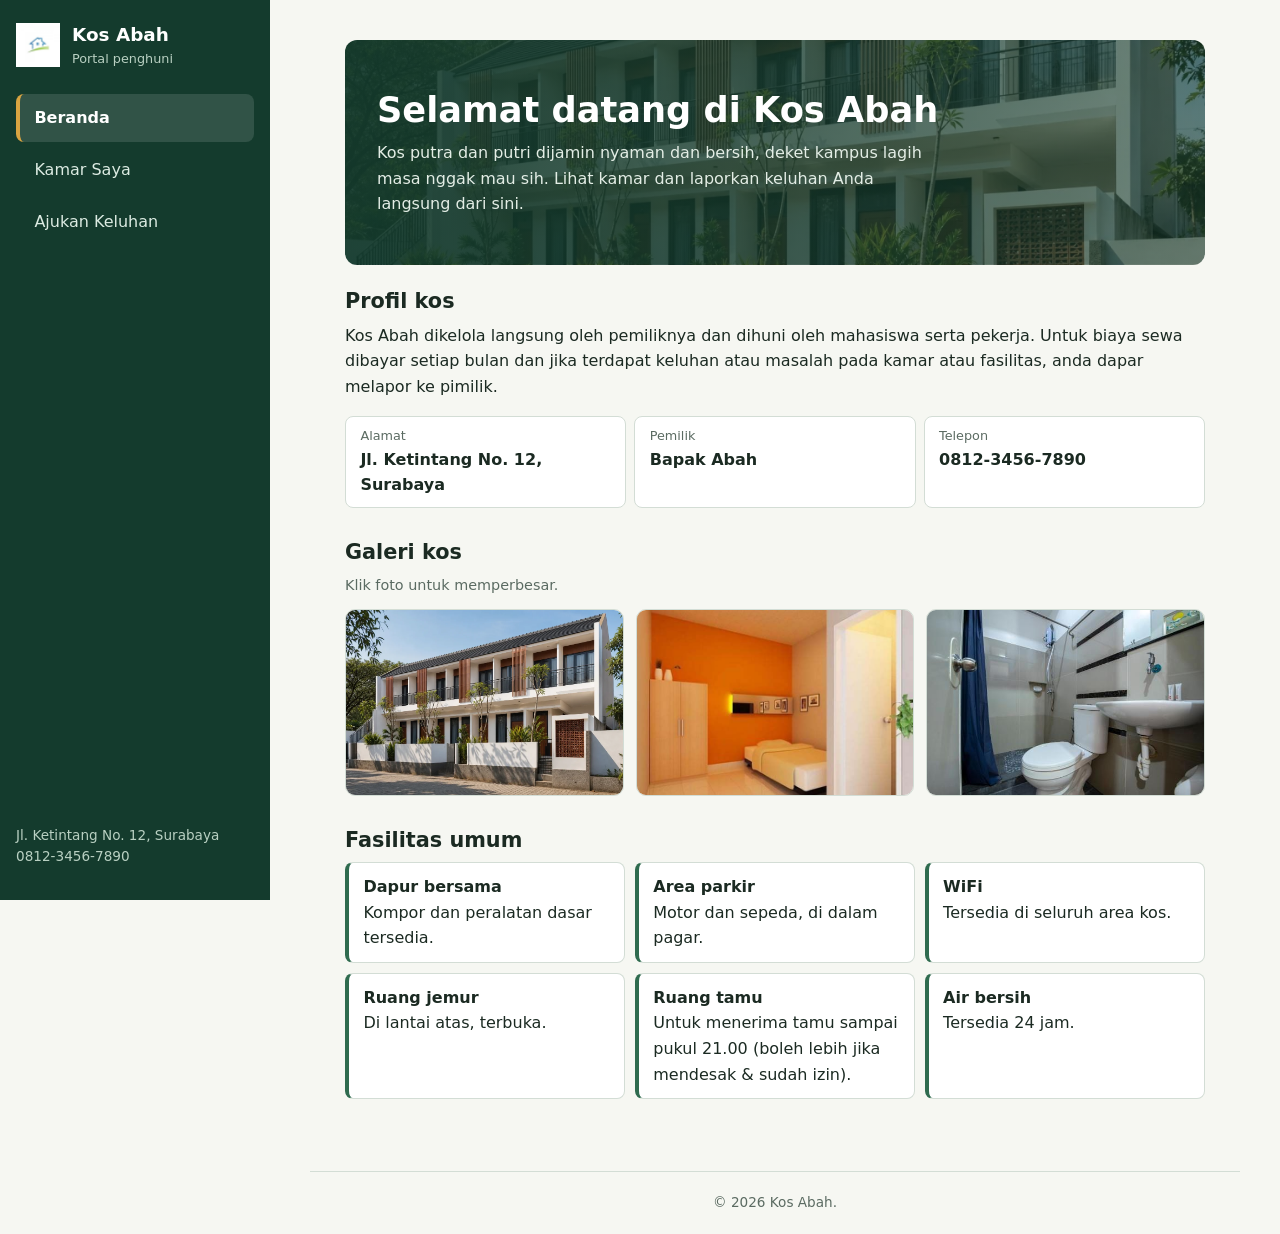
<file: index.html>
<!DOCTYPE html>
<html lang="id">
<head>
  <meta charset="UTF-8">
  <meta name="viewport" content="width=device-width, initial-scale=1.0">
  <title>Kos Abah - Portal Penghuni</title>
  <link rel="stylesheet" href="css/style.css">
</head>
<body>
  <button id="btn-menu" type="button" aria-label="Buka menu" aria-expanded="false" aria-controls="sidebar">&#9776;</button>
  <div id="overlay"></div>

  <aside id="sidebar">
    <a class="brand" href="#" data-page="beranda">
      <img src="img/galeri-4.jpg" alt="Logo Kos Abah" width="44" height="44">
      <span>Kos Abah<small>Portal penghuni</small></span>
    </a>
    <nav aria-label="Menu utama">
      <a href="#" class="menu aktif" data-page="beranda" aria-current="page">Beranda</a>
      <a href="#" class="menu" data-page="halaman/kamar-saya.html" data-init="initKamarSaya">Kamar Saya</a>
      <a href="#" class="menu" data-page="halaman/keluhan.html" data-init="initKeluhan">Ajukan Keluhan</a>
    </nav>
    <p class="side-foot">Jl. Ketintang No. 12, Surabaya<br>0812-3456-7890</p>
  </aside>

  <main id="isi">
    <!-- Beranda (2.a) -->
    <div id="beranda">
      <header class="hero">
        <h1>Selamat datang di Kos Abah</h1>
        <p>Kos putra dan putri dijamin nyaman dan bersih, deket kampus lagih masa nggak mau sih. Lihat kamar dan laporkan keluhan Anda langsung dari sini.</p>
      </header>

      <section class="blok" aria-labelledby="h-profil">
        <h2 id="h-profil">Profil kos</h2>
        <p>Kos Abah dikelola langsung oleh pemiliknya dan dihuni oleh mahasiswa serta pekerja. Untuk biaya sewa dibayar setiap bulan dan jika terdapat keluhan atau masalah pada kamar atau fasilitas, anda dapar melapor ke pimilik.</p>
        <dl class="kontak">
          <div><dt>Alamat</dt><dd>Jl. Ketintang No. 12, Surabaya</dd></div>
          <div><dt>Pemilik</dt><dd>Bapak Abah</dd></div>
          <div><dt>Telepon</dt><dd>0812-3456-7890</dd></div>
        </dl>
      </section>

      <section class="blok" aria-labelledby="h-galeri">
        <h2 id="h-galeri">Galeri kos</h2>
        <p class="bantu">Klik foto untuk memperbesar.</p>
        <div class="galeri">
          <a href="img/galeri-1.webp" data-alt="Tampak depan Kos Abah"><img src="img/galeri-1.webp" alt="Tampak depan Kos Abah"></a>
          <a href="img/galeri-2.jpg" data-alt="Kamar tidur"><img src="img/galeri-2.jpg" alt="Kamar tidur"></a>
          <a href="img/galeri-3.jpg" data-alt="Kamar mandi dalam"><img src="img/galeri-3.jpg" alt="Kamar mandi dalam"></a>
        </div>
      </section>

      <section class="blok" aria-labelledby="h-fasilitas">
        <h2 id="h-fasilitas">Fasilitas umum</h2>
        <ul class="fasilitas">
          <li><strong>Dapur bersama</strong>Kompor dan peralatan dasar tersedia.</li>
          <li><strong>Area parkir</strong>Motor dan sepeda, di dalam pagar.</li>
          <li><strong>WiFi</strong>Tersedia di seluruh area kos.</li>
          <li><strong>Ruang jemur</strong>Di lantai atas, terbuka.</li>
          <li><strong>Ruang tamu</strong>Untuk menerima tamu sampai pukul 21.00 (boleh lebih jika mendesak & sudah izin).</li>
          <li><strong>Air bersih</strong>Tersedia 24 jam.</li>
        </ul>
      </section>
    </div>

    <!-- Tempat halaman 2.b dan 2.c dimuat lewat Ajax -->
    <div id="konten" hidden aria-live="polite"></div>

    <footer>&copy; 2026 Kos Abah.</footer>
  </main>

  <script src="https://code.jquery.com/jquery-3.7.1.min.js"></script>
  <script src="js/main.js"></script>
  <script src="js/kamar-saya.js"></script>
  <script src="js/keluhan.js"></script>
</body>
</html>
</file>
<file: css/style.css>
:root {
  --hutan: #143B2D;
  --lumut: #2F6B4F;
  --daun: #E3EDE5;
  --kertas: #F6F7F2;
  --tinta: #1B2A22;
  --abu: #5B6B62;
  --garis: #D3DDD5;
  --kunyit: #D9A441;
  --merah: #B3261E;
  --lebar-side: 270px;
}
* { box-sizing: border-box; }
html { scroll-behavior: smooth; }
body {
  margin: 0; background: var(--kertas); color: var(--tinta);
  font: 16px/1.6 "Segoe UI", system-ui, -apple-system, Roboto, sans-serif;
}
img { max-width: 100%; display: block; }
h1, h2, h3 { line-height: 1.25; margin: 0 0 .5rem; }
h1 { font-size: 1.75rem; } h2 { font-size: 1.3rem; } h3 { font-size: 1.05rem; margin-top: 1.25rem; }
p { margin: 0 0 .75rem; }
:focus-visible { outline: 3px solid var(--kunyit); outline-offset: 2px; }

/* Sidebar (mobile: tersembunyi, geser dari kiri) */
#sidebar {
  position: fixed; inset: 0 auto 0 0; width: 280px; max-width: 85vw; z-index: 30;
  background: var(--hutan); color: #fff; padding: 1.25rem 1rem;
  display: flex; flex-direction: column; gap: 1.5rem;
  transform: translateX(-100%); transition: transform .25s ease; overflow-y: auto;
}
body.menu-buka #sidebar { transform: translateX(0); }
#overlay { position: fixed; inset: 0; background: rgba(0,0,0,.45); z-index: 20; display: none; }
body.menu-buka #overlay { display: block; }
#btn-menu {
  position: fixed; top: .75rem; left: .75rem; z-index: 25; width: 44px; height: 44px;
  border: 0; border-radius: 8px; background: var(--hutan); color: #fff; font-size: 1.4rem; cursor: pointer;
}
.brand { display: flex; align-items: center; gap: .75rem; color: #fff; text-decoration: none; font-weight: 700; font-size: 1.15rem; }
.brand small { display: block; font-weight: 400; font-size: .8rem; color: #B9D0C2; }
#sidebar nav { display: flex; flex-direction: column; gap: .25rem; }
.menu { color: #DCEBE2; text-decoration: none; padding: .7rem .9rem; border-radius: 8px; border-left: 4px solid transparent; }
.menu:hover { background: rgba(255,255,255,.08); }
.menu.aktif { background: rgba(255,255,255,.12); border-left-color: var(--kunyit); color: #fff; font-weight: 600; }
.side-foot { margin-top: auto; font-size: .85rem; color: #B9D0C2; }

/* Konten utama */
#isi { padding: 4.5rem 1rem 0; min-height: 100vh; display: flex; flex-direction: column; }
#beranda, #konten { flex: 1; width: 100%; max-width: 860px; margin: 0 auto; }
footer { margin-top: 2.5rem; padding: 1.25rem 0; border-top: 1px solid var(--garis); color: var(--abu); font-size: .85rem; text-align: center; }

.hero { background: var(--hutan); color: #fff; border-radius: 12px; padding: 2rem 1.25rem; margin-bottom: 1.5rem; background-image: linear-gradient(90deg, rgba(20,59,45,.92), rgba(20,59,45,.6)), url("../img/galeri-1.webp"); background-size: cover; background-position: center; }
.hero p { max-width: 55ch; color: #E3EDE5; margin: 0; }
.blok { margin-bottom: 2rem; }
.bantu { color: var(--abu); font-size: .9rem; }
.kontak { display: grid; gap: .5rem; margin: 1rem 0 0; }
.kontak div { display: flex; flex-direction: column; background: #fff; border: 1px solid var(--garis); border-radius: 8px; padding: .6rem .9rem; }
.kontak dt { font-size: .8rem; color: var(--abu); } .kontak dd { margin: 0; font-weight: 600; }

.galeri { display: grid; grid-template-columns: 1fr; gap: .75rem; }
.galeri a { border-radius: 10px; overflow: hidden; border: 1px solid var(--garis); }
.galeri img { width: 100%; aspect-ratio: 3 / 2; object-fit: cover; transition: transform .2s; }
.galeri a:hover img { transform: scale(1.03); }
#lightbox { position: fixed; inset: 0; z-index: 50; background: rgba(0,0,0,.85); display: flex; flex-direction: column; align-items: center; justify-content: center; gap: 1rem; padding: 1rem; cursor: zoom-out; }
#lightbox img { max-height: 80vh; border-radius: 8px; }
#lightbox button { background: #fff; border: 0; border-radius: 8px; padding: .5rem 1.25rem; font: inherit; cursor: pointer; }

.fasilitas { list-style: none; margin: 0; padding: 0; display: grid; gap: .6rem; }
.fasilitas li { background: #fff; border: 1px solid var(--garis); border-left: 4px solid var(--lumut); border-radius: 8px; padding: .7rem .9rem; }
.fasilitas strong { display: block; }

/* Halaman 2.b */
.halaman h1 { margin-bottom: 1rem; }
.tab-bar { display: flex; gap: .25rem; border-bottom: 2px solid var(--garis); margin-bottom: 1.25rem; }
.tab { background: none; border: 0; padding: .7rem 1rem; font: inherit; font-weight: 600; color: var(--abu); cursor: pointer; border-bottom: 3px solid transparent; margin-bottom: -2px; }
.tab.aktif { color: var(--hutan); border-bottom-color: var(--lumut); }
.jumlah { display: inline-block; min-width: 1.5rem; padding: 0 .4rem; border-radius: 999px; background: var(--daun); color: var(--hutan); font-size: .8rem; text-align: center; }
.kartu-kamar { display: grid; gap: 1rem; background: #fff; border: 1px solid var(--garis); border-radius: 12px; padding: 1rem; }
.kartu-kamar > img { border-radius: 8px; width: 100%; aspect-ratio: 3 / 2; object-fit: cover; }
.tipe { color: var(--abu); }
.chip-list { list-style: none; padding: 0; margin: 0; display: flex; flex-wrap: wrap; gap: .4rem; }
.chip-list li { background: var(--daun); color: var(--hutan); padding: .25rem .7rem; border-radius: 999px; font-size: .9rem; }
.filter-bar { display: flex; flex-wrap: wrap; gap: .5rem; margin-bottom: 1rem; }
.chip { background: #fff; border: 1px solid var(--garis); border-radius: 999px; padding: .4rem .9rem; font: inherit; cursor: pointer; }
.chip.aktif { background: var(--hutan); border-color: var(--hutan); color: #fff; }
.chip.aktif .jumlah { background: rgba(255,255,255,.2); color: #fff; }
.daftar { list-style: none; margin: 0; padding: 0; display: grid; gap: .6rem; }
.item { background: #fff; border: 1px solid var(--garis); border-radius: 10px; overflow: hidden; }
.item-kepala { width: 100%; display: flex; justify-content: space-between; align-items: center; gap: .75rem; padding: .8rem 1rem; background: none; border: 0; font: inherit; text-align: left; cursor: pointer; }
.item-judul { font-weight: 600; } .item-judul small { display: block; font-weight: 400; color: var(--abu); }
.item-detail { padding: 0 1rem 1rem; border-top: 1px dashed var(--garis); padding-top: .8rem; }
.tanggapan { background: var(--daun); border-radius: 8px; padding: .6rem .8rem; }
.kosong-t { background: #F1F1EC; color: var(--abu); }
.badge { flex-shrink: 0; padding: .2rem .7rem; border-radius: 999px; font-size: .8rem; font-weight: 600; }
.b-baru { background: #FBEFD0; color: #6B4A00; }
.b-diproses { background: #DCEAF5; color: #1E4A66; }
.b-selesai { background: #D3EADA; color: #1B5E3A; }
.kosong, .muat { text-align: center; color: var(--abu); padding: 2rem 1rem; }
.galat { background: #FCE8E6; color: var(--merah); padding: 1rem; border-radius: 8px; }

/* Halaman 2.c */
form { background: #fff; border: 1px solid var(--garis); border-radius: 12px; padding: 1.25rem; margin-top: 1rem; }
.field { margin-bottom: 1.1rem; }
label { display: block; font-weight: 600; margin-bottom: .3rem; }
.opsional { font-weight: 400; color: var(--abu); }
select, textarea, input[type=file] { width: 100%; padding: .6rem .7rem; font: inherit; border: 1px solid #9DB0A4; border-radius: 8px; background: #fff; }
textarea { resize: vertical; }
.salah { border-color: var(--merah); box-shadow: 0 0 0 1px var(--merah); }
.err { color: var(--merah); font-size: .88rem; margin: .3rem 0 0; min-height: 0; }
.hitung { text-align: right; color: var(--abu); font-size: .85rem; margin: .2rem 0 0; }
#pratinjau { max-height: 180px; border-radius: 8px; border: 1px solid var(--garis); margin-top: .5rem; }
.otomatis { display: flex; gap: .75rem; margin: 0 0 .5rem; }
.otomatis div { flex: 1; background: var(--kertas); border-radius: 8px; padding: .5rem .8rem; }
.otomatis dt { font-size: .8rem; color: var(--abu); } .otomatis dd { margin: 0; font-weight: 600; }
.tombol { background: var(--lumut); color: #fff; border: 0; border-radius: 8px; padding: .75rem 1.5rem; font: inherit; font-weight: 600; cursor: pointer; margin-top: .5rem; }
.tombol:hover { background: var(--hutan); } .tombol:disabled { opacity: .6; cursor: wait; }
.tombol.kedua { background: #fff; color: var(--hutan); border: 1px solid var(--lumut); }
.hasil { margin-top: 1rem; padding: 1rem; border-radius: 8px; background: #D3EADA; color: #14472B; }
.hasil.gagal { background: #FCE8E6; color: var(--merah); }
.hasil p { margin-bottom: .5rem; }

/* Tablet 768-991px: sidebar tetap tampil, lebih ramping */
@media (min-width: 768px) {
  #btn-menu, #overlay { display: none !important; }
  #sidebar { transform: none; width: 220px; max-width: none; }
  #isi { margin-left: 220px; padding: 2rem 1.5rem 0; }
  .galeri { grid-template-columns: repeat(3, 1fr); }
  .kontak { grid-template-columns: repeat(3, 1fr); }
  .kartu-kamar { grid-template-columns: 240px 1fr; }
  .fasilitas { grid-template-columns: repeat(2, 1fr); }
}
/* Desktop 992px ke atas */
@media (min-width: 992px) {
  #sidebar { width: var(--lebar-side); }
  #isi { margin-left: var(--lebar-side); padding: 2.5rem 2.5rem 0; }
  .hero { padding: 3rem 2rem; } .hero h1 { font-size: 2.2rem; }
  .fasilitas { grid-template-columns: repeat(3, 1fr); }
  .kartu-kamar { grid-template-columns: 320px 1fr; }
}
@media (prefers-reduced-motion: reduce) { * { transition: none !important; scroll-behavior: auto !important; } }
</file>
